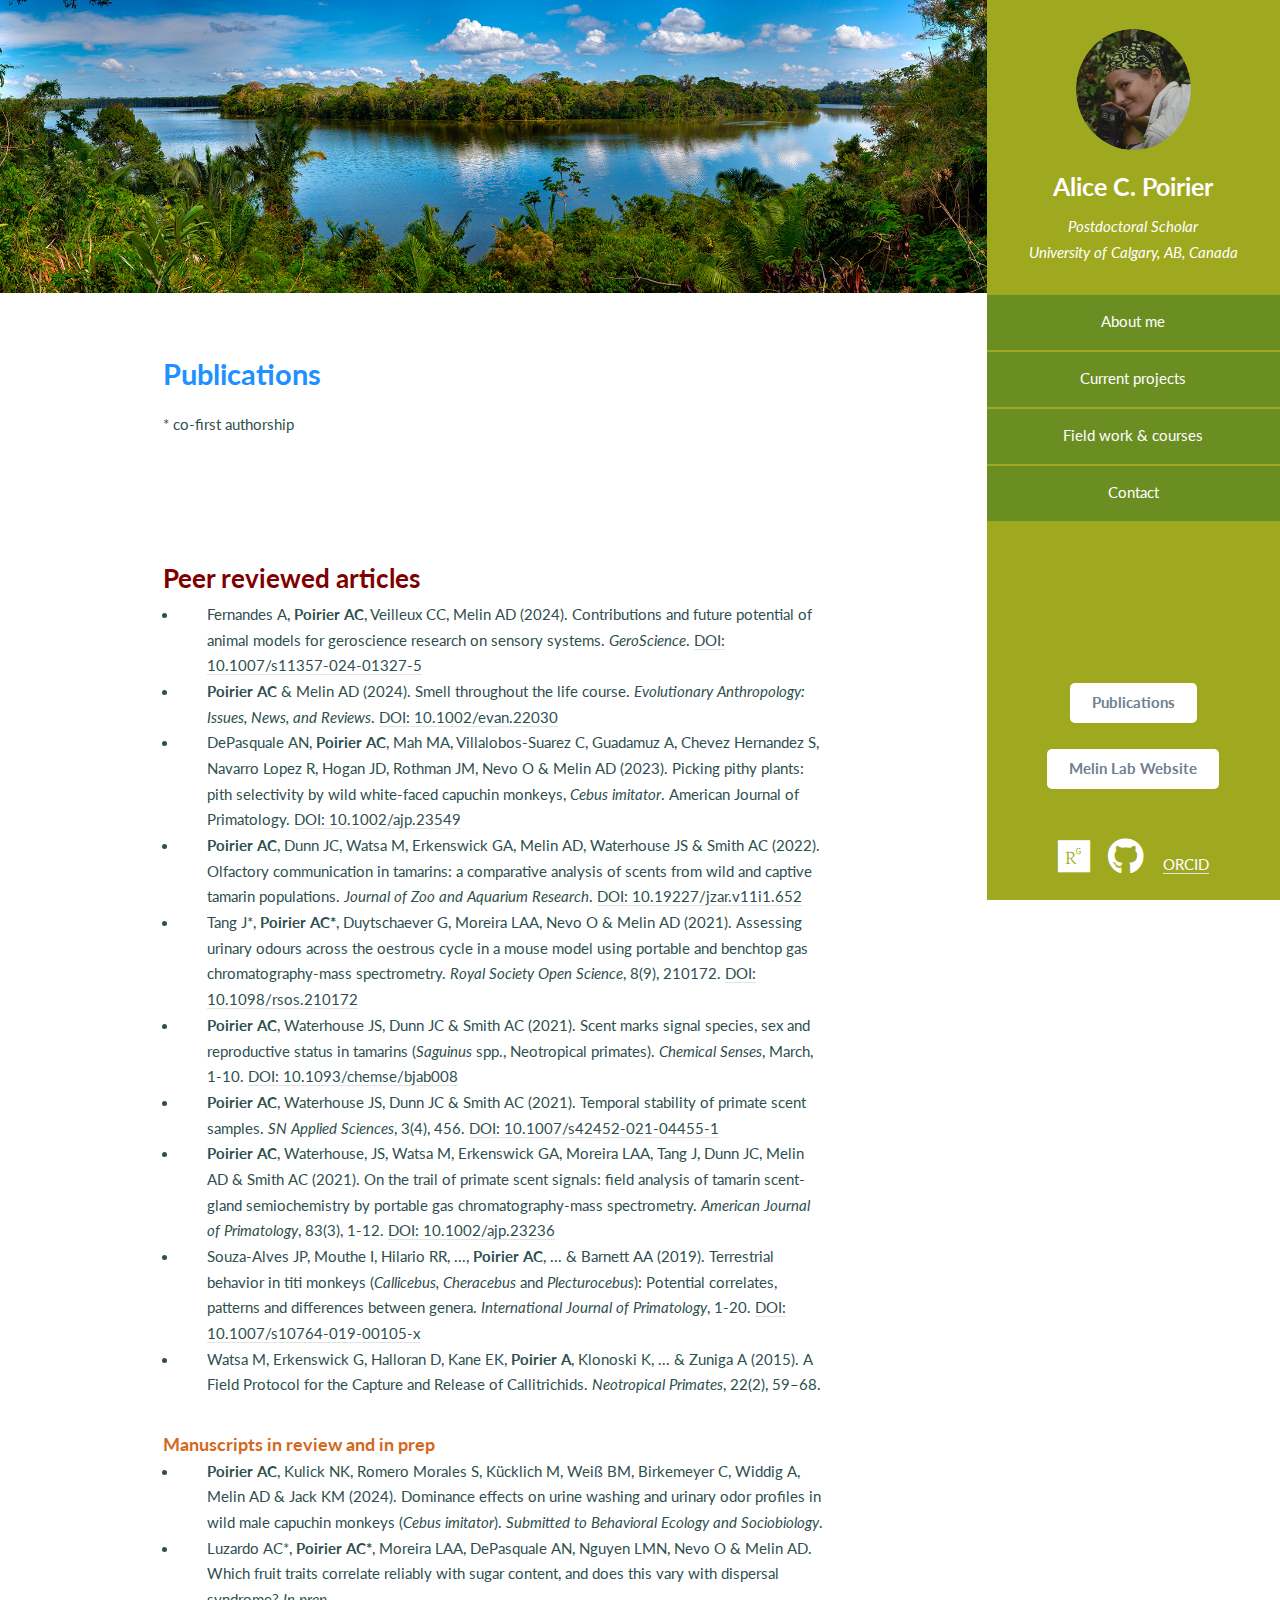
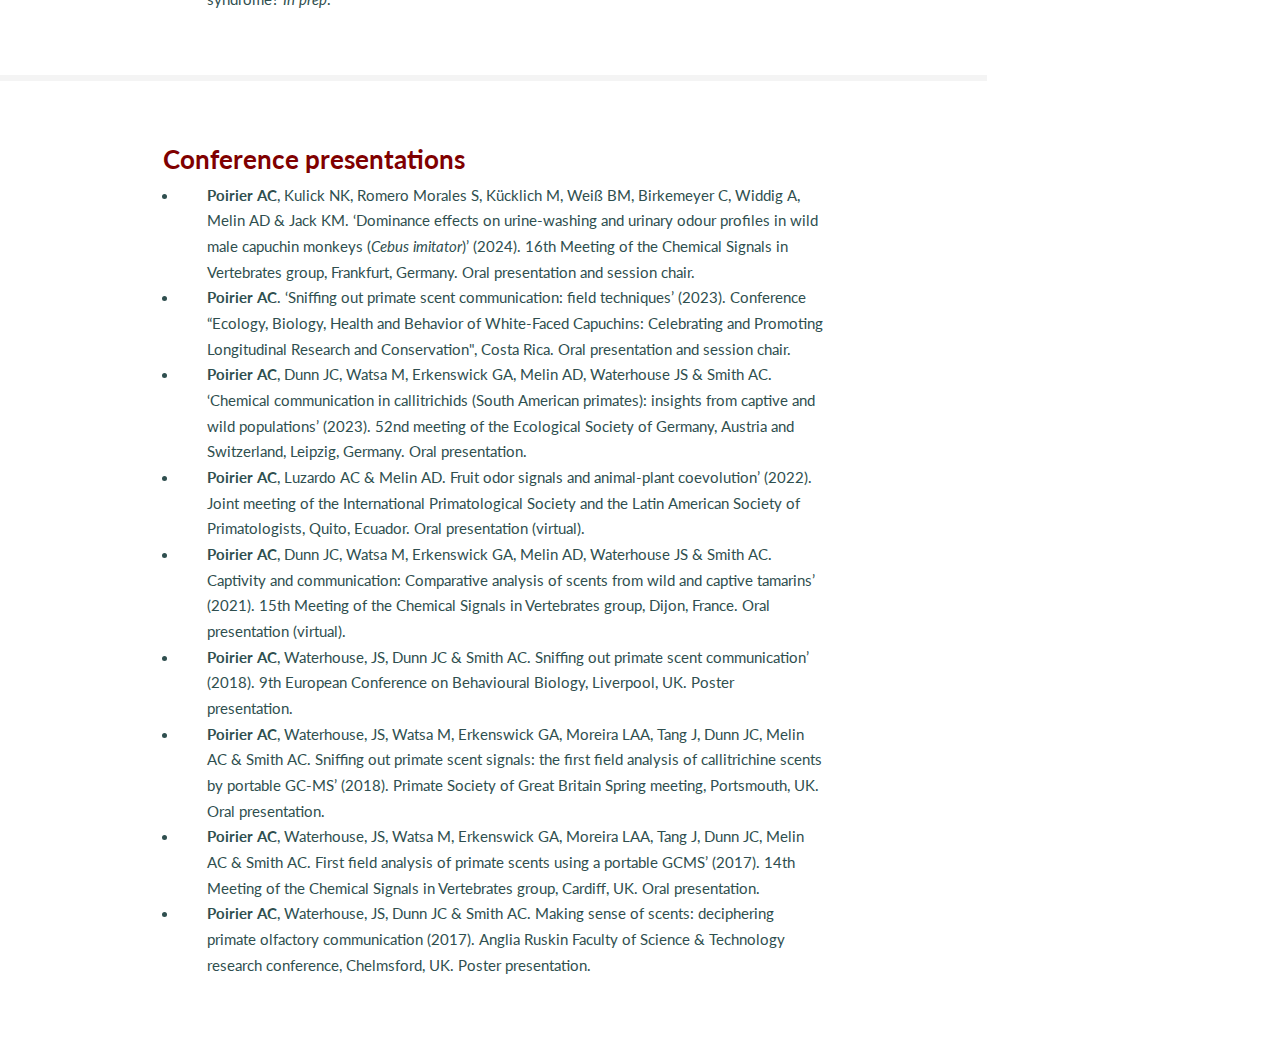
<file: alicepoirier.github.io_publications.html>
<!DOCTYPE HTML>
<html>
	<head>
		<title>Alice Poirier - Publications</title>
		<meta name="google-site-verification" content="9-nI6-h8LubgDsz0jJNnmALV2HRxh1dUCKJwczYWqNA" />
		<meta charset="utf-8" />
		<meta name="viewport" content="width=device-width, initial-scale=1, user-scalable=no" />
		<link rel="stylesheet" href="assets/css/main.css" />
	</head>
	<body class="is-preload">

		<!-- Right header section -->
			<section id="header">
				<header>
					<span class="image avatar"><img src="images/Portrait_cameratrap.jpg" alt="Alice Poirier portrait" /></span>
					<h1 id="logo">Alice C. Poirier</h1>
					<p>Postdoctoral Scholar<br />
					University of Calgary, AB, Canada</p>
				</header>
				<nav id="nav">
					<ul>
						<li><a href="#About me" class="active">About me</a></li>
						<li><a href="#Current projects" class="active">Current projects</a></li>
						<li><a href="#Field work & courses" class="active">Field work & courses</a></li>
						<li><a href="#Contact" class="active">Contact</a></li>
						<br />
					</ul>
				</nav>
					<ul class="actions stacked">
				  <li><a href="alicepoirier.github.io_publications.html" class="button button2" target="_blank" >Publications</a></li>
			          <br />
				  <li><a href="http://www.amandamelin.com" target="_blank" class="button button2">Melin Lab Website</a></li>
				  </ul>
				<footer>
					<ul class="icons">
					  <div>
						<li><a href="https://www.researchgate.net/profile/Alice_Poirier" class="icon brands fa-researchgate fa-2x" 
						target="_blank"><span class="label">ResearchGate</span></a></li>
						<li><a href="https://github.com/AlicePoirier" class="icon brands fa-github fa-2x" target="_blank"><span class="label">Github</span></a></li>			
                          			<li><a href="https://orcid.org/0000-0001-7947-3721" target="_blank" class="label label2">ORCID</a></li>
					  </div>
					</ul>
				</footer>
			</section>


		<!-- Wrapper -->
		<div id="wrapper">

			<!-- Main -->
			<div id="main">

				<!-- Subsections -->
				<section id="Publications">
					<div class="image main" data-position="center">
						<img src="images/1.Amazon_river_background.jpg" alt="the Amazon rainforest">
					</div>
					<div class="container">
						<header class="major"> </header>
							<h2>Publications</h2>
								<p>* co-first authorship</p>
					</div>
					<div class="container">
						<h3>Peer reviewed articles</h3>
						<ul class="alt2">
							<li>Fernandes A, <b>Poirier AC</b>, Veilleux CC, Melin AD (2024). Contributions and future potential of animal models for geroscience research on sensory systems. <i>GeroScience</i>. 
								<a href="https://doi.org/10.1007/s11357-024-01327-5" target="_blank">DOI: 10.1007/s11357-024-01327-5</a></li>
							
							<li><b>Poirier AC</b> & Melin AD (2024). Smell throughout the life course. <i>Evolutionary Anthropology: Issues, News, and Reviews</i>. 
								<a href="https://doi.org/10.1002/evan.22030" target="_blank">DOI: 10.1002/evan.22030</a></li>
							
							<li>DePasquale AN, <b>Poirier AC</b>, Mah MA, Villalobos-Suarez C, Guadamuz A, Chevez Hernandez S, Navarro Lopez R, Hogan JD, Rothman JM, Nevo O & Melin AD (2023). 
								Picking pithy plants: pith selectivity by wild white-faced capuchin monkeys, <i>Cebus imitator</i>. <i></i>American Journal of Primatology</i>. 
								<a href="https://doi.org/10.1002/ajp.23549" target="_blank">DOI: 10.1002/ajp.23549</a></li>
							
							<li><b>Poirier AC</b>, Dunn JC, Watsa M, Erkenswick GA, Melin AD, Waterhouse JS & Smith AC (2022). Olfactory communication in tamarins: a comparative analysis of scents from wild and captive tamarin populations. 
								<i>Journal of Zoo and Aquarium Research</i>. <a href="https://doi.org/10.19227/jzar.v11i1.652" target="_blank">DOI: 10.19227/jzar.v11i1.652</a></li>
						
                            				<li>Tang J*, <b>Poirier AC*</b>, Duytschaever G, Moreira LAA, Nevo O & Melin AD (2021). Assessing urinary odours across the oestrous cycle in a mouse model using portable and benchtop gas chromatography-mass spectrometry. 
								<i>Royal Society Open Science</i>, 8(9), 210172. <a href="https://doi.org/10.1098/rsos.210172" target="_blank">DOI: 10.1098/rsos.210172</a></li>
						        
							<li><b>Poirier AC</b>, Waterhouse JS, Dunn JC & Smith AC (2021). Scent marks signal species, sex and reproductive status in tamarins (<i>Saguinus</i> spp., Neotropical primates). <i>Chemical Senses</i>, March, 1-10.
								<a href="https://academic.oup.com/chemse/advance-article/doi/10.1093/chemse/bjab008/6168037" target="blank">DOI: 10.1093/chemse/bjab008</a></li>
                            				
							<li><b>Poirier AC</b>, Waterhouse JS, Dunn JC & Smith AC (2021). Temporal stability of primate scent samples. <i>SN Applied Sciences</i>, 3(4), 456.
								<a href="http://link.springer.com/10.1007/s42452-021-04455-1" target="blank">DOI: 10.1007/s42452-021-04455-1</a></li>
							
							<li><b>Poirier AC</b>, Waterhouse, JS, Watsa M, Erkenswick GA, Moreira LAA, Tang J, Dunn JC, Melin AD & Smith AC (2021). On the trail of primate scent signals: field analysis of tamarin scent-gland semiochemistry by portable gas chromatography-mass spectrometry. 
								<i>American Journal of Primatology</i>, 83(3), 1-12. <a href="https://onlinelibrary.wiley.com/doi/10.1002/ajp.23236" target="blank">DOI: 10.1002/ajp.23236</a></li>
							
							<li>Souza-Alves JP, Mouthe I, Hilario RR, ..., <b>Poirier AC</b>, ... & Barnett AA (2019). Terrestrial behavior in titi monkeys (<i>Callicebus, Cheracebus</i> and
								<i>Plecturocebus</i>): Potential correlates, patterns and differences between genera. <i>International Journal of Primatology</i>, 1-20. 
								<a href="https://link.springer.com/article/10.1007/s10764-019-00105-x" target="_blank">DOI: 10.1007/s10764-019-00105-x</a></li>
							
							<li>Watsa M, Erkenswick G, Halloran D, Kane EK, <b>Poirier A</b>, Klonoski K, ... & Zuniga A (2015). A Field Protocol for the Capture and Release of
								Callitrichids. <i>Neotropical Primates</i>, 22(2), 59–68.</li>
						</ul>
						<h4>Manuscripts in review and in prep</h4>
						<ul class="alt2">
							<li><b>Poirier AC</b>, Kulick NK, Romero Morales S, Kücklich M, Weiß BM, Birkemeyer C, Widdig A, Melin AD & Jack KM (2024). 
								Dominance effects on urine washing and urinary odor profiles in wild male capuchin monkeys (<i>Cebus imitator</i>). 
								<i>Submitted to Behavioral Ecology and Sociobiology</i>.</li>

							<li>Luzardo AC*, <b>Poirier AC*</b>, Moreira LAA, DePasquale AN, Nguyen LMN, Nevo O & Melin AD. 
								Which fruit traits correlate reliably with sugar content, and does this vary with dispersal syndrome? <i>In prep</i>.</li>
						</ul>
					</div>
				</section>
				
				
				<section id="Others">
					<div class="container">
					<h3>Conference presentations</h3>
								<ul class="alt2">
								<li><b>Poirier AC</b>, Kulick NK, Romero Morales S, Kücklich M, Weiß BM, Birkemeyer C, Widdig A, Melin AD & Jack KM. 
									‘Dominance effects on urine-washing and urinary odour profiles in wild male capuchin monkeys (<i>Cebus imitator</i>)’ (2024). 
									16th Meeting of the Chemical Signals in Vertebrates group, Frankfurt, Germany. Oral presentation and session chair.</li>
									
								<li><b>Poirier AC</b>. ‘Sniffing out primate scent communication: field techniques’ (2023). Conference “Ecology, Biology, Health and Behavior of White-Faced Capuchins: 
									Celebrating and Promoting Longitudinal Research and Conservation", Costa Rica. Oral presentation and session chair.</li>
									
								<li><b>Poirier AC</b>, Dunn JC, Watsa M, Erkenswick GA, Melin AD, Waterhouse JS & Smith AC. ‘Chemical communication in callitrichids (South American primates): 
									insights from captive and wild populations’ (2023). 52nd meeting of the Ecological Society of Germany, Austria and Switzerland, Leipzig, Germany. Oral presentation.</li>
									
								<li><b>Poirier AC</b>, Luzardo AC & Melin AD. Fruit odor signals and animal-plant coevolution’ (2022). 
									Joint meeting of the International Primatological Society and the Latin American Society of Primatologists, Quito, Ecuador. 
									Oral presentation (virtual).</li>
									
								<li><b>Poirier AC</b>, Dunn JC, Watsa M, Erkenswick GA, Melin AD, Waterhouse JS & Smith AC. Captivity and communication: Comparative analysis of scents 
								  	from wild and captive tamarins’ (2021). 15th Meeting of the Chemical Signals in Vertebrates group, Dijon, France. Oral presentation (virtual).</li>
								  
								<li><b>Poirier AC</b>, Waterhouse, JS, Dunn JC & Smith AC. Sniffing out primate scent communication’ (2018). 9th European Conference on Behavioural 
								  	Biology, Liverpool, UK. Poster presentation.</li>
									
								<li><b>Poirier AC</b>, Waterhouse, JS, Watsa M, Erkenswick GA, Moreira LAA, Tang J, Dunn JC, Melin AC & Smith AC. Sniffing out primate scent signals: 
								  	the first field analysis of callitrichine scents by portable GC-MS’ (2018). Primate Society of Great Britain Spring meeting, Portsmouth, UK. 
								  	Oral presentation.</li>
									
								<li><b>Poirier AC</b>, Waterhouse, JS, Watsa M, Erkenswick GA, Moreira LAA, Tang J, Dunn JC, Melin AC & Smith AC. First field analysis of primate 
								  	scents using a portable GCMS’ (2017). 14th Meeting of the Chemical Signals in Vertebrates group, Cardiff, UK. Oral presentation.</li>
									
								<li><b>Poirier AC</b>, Waterhouse, JS, Dunn JC & Smith AC. Making sense of scents: deciphering primate olfactory communication (2017). Anglia Ruskin 
								  	Faculty of Science & Technology research conference, Chelmsford, UK. Poster presentation.</li>
								</ul>
							</div>
				</section>

			</div> <!--End of "MAIN"-->
		</div> <!--End of "WRAPPER"-->
	</body>
</html>
</file>
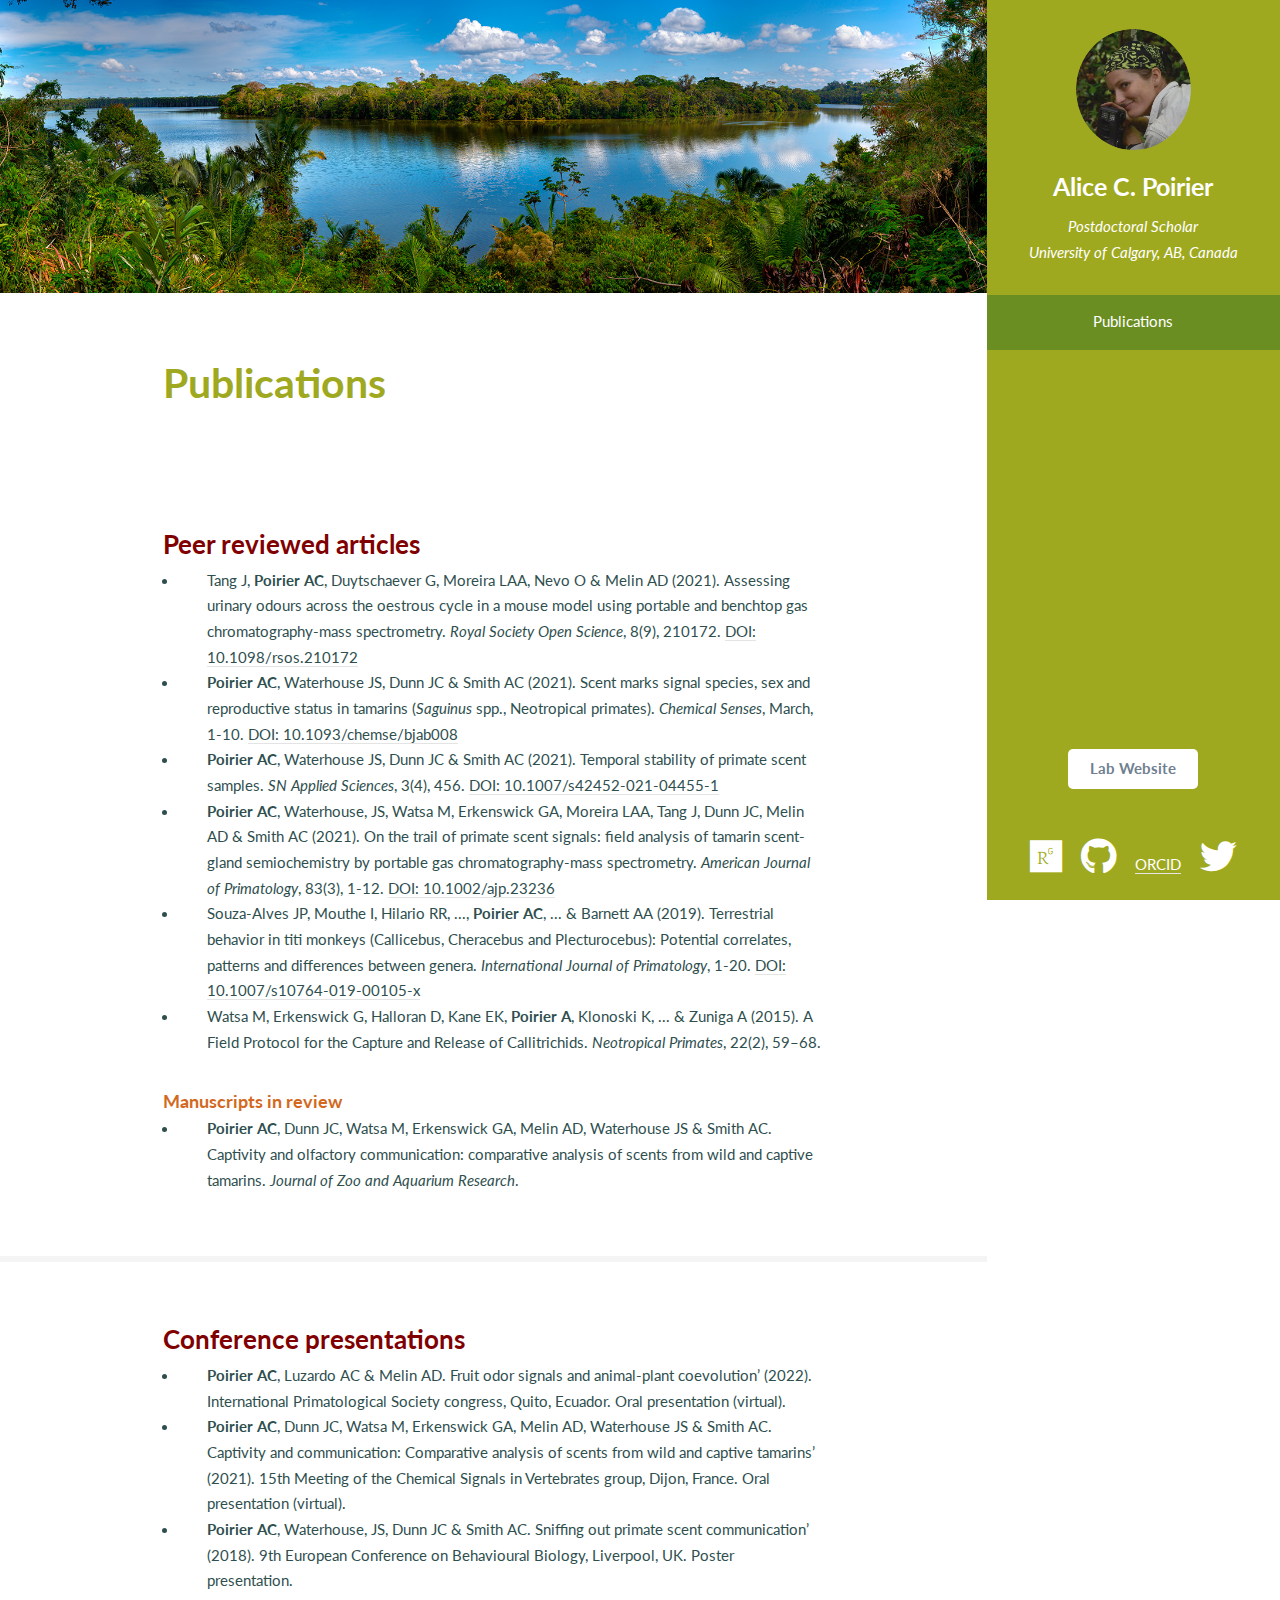
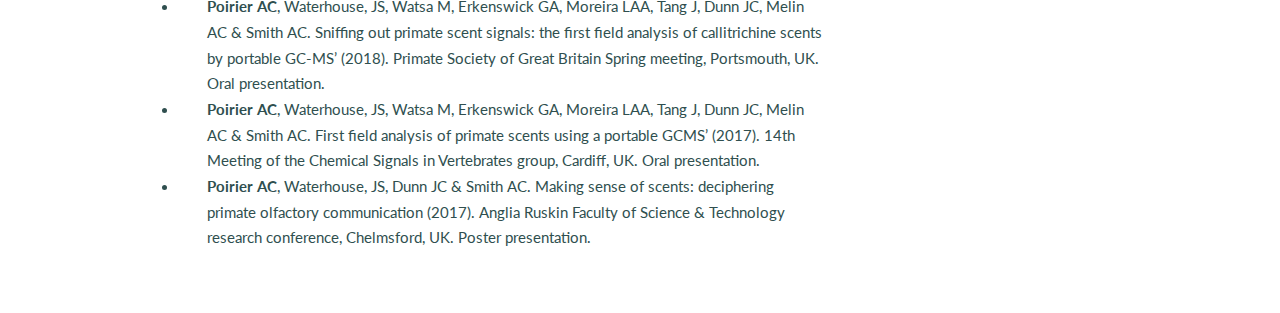
<file: publications.html>
<!DOCTYPE HTML>
<html>
	<head>
		<title>Alice Poirier - Publications</title>
		<meta name="google-site-verification" content="9-nI6-h8LubgDsz0jJNnmALV2HRxh1dUCKJwczYWqNA" />
		<meta charset="utf-8" />
		<meta name="viewport" content="width=device-width, initial-scale=1, user-scalable=no" />
		<link rel="stylesheet" href="assets/css/main.css" />
	</head>
	<body class="is-preload">

		<!-- Right header section -->
			<section id="header">
				<header>
					<span class="image avatar"><img src="images/Portrait_cameratrap.jpg" alt="" /></span>
					<h1 id="logo">Alice C. Poirier</h1>
					<p>Postdoctoral Scholar<br />
					University of Calgary, AB, Canada</p>
				</header>
				<nav id="nav">
					<ul>
						<li><a href="#Publications" class="active">Publications</a></li>
						<br />
					</ul>
				</nav>
					<ul class="actions stacked">
				  <li><a href="http://www.amandamelin.com" target="_blank" class="button button2">Lab Website</a></li>
				  </ul>
				<footer>
					<ul class="icons">
					  <div>
						<li><a href="https://www.researchgate.net/profile/Alice_Poirier" class="icon brands fa-researchgate fa-2x" 
						target="_blank"><span class="label">ResearchGate</span></a></li>
						<li><a href="https://github.com/AlicePoirier" class="icon brands fa-github fa-2x" target="_blank"><span class="label">Github</span></a></li>		
                          			<li><a href="https://orcid.org/0000-0001-7947-3721" target="_blank" class="label label2">ORCID</a></li>
					  	<li><a href="https://twitter.com/alice_poirier" class="icon brands fa-twitter fa-2x" target="_blank"><span class="label">Twitter</span></a></li>
						</div>
					</ul>
				</footer>
			</section>

		<!-- Wrapper -->
		<div id="wrapper">

			<!-- Main -->
			<div id="main">

				<!-- Subsections -->
				<section id="Publications">
					<div class="image main" data-position="center">
						<img src="images/1.Amazon_river_background.jpg" alt="the Amazon rainforest">
					</div>
					<div class="container">
						<header class="major">
							<h2>Publications</h2>
						</header>
					</div>
					<div class="container">
						<h3>Peer reviewed articles</h3>
						<ul class="alt2">
                            				<li>Tang J, <b>Poirier AC</b>, Duytschaever G, Moreira LAA, Nevo O & Melin AD (2021). Assessing urinary odours across the oestrous cycle in a mouse model using portable and benchtop gas chromatography-mass spectrometry. 
								<i>Royal Society Open Science</i>, 8(9), 210172. <a href="https://doi.org/10.1098/rsos.210172" target="_blank">DOI: 10.1098/rsos.210172</a></li>
						        <li><b>Poirier AC</b>, Waterhouse JS, Dunn JC & Smith AC (2021). Scent marks signal species, sex and reproductive status in tamarins (<i>Saguinus</i> spp., Neotropical primates). <i>Chemical Senses</i>, March, 1-10.
							<a href="https://academic.oup.com/chemse/advance-article/doi/10.1093/chemse/bjab008/6168037" target="blank">DOI: 10.1093/chemse/bjab008</a></li>
                            				<li><b>Poirier AC</b>, Waterhouse JS, Dunn JC & Smith AC (2021). Temporal stability of primate scent samples. <i>SN Applied Sciences</i>, 3(4), 456.
							<a href="http://link.springer.com/10.1007/s42452-021-04455-1" target="blank">DOI: 10.1007/s42452-021-04455-1</a></li>
							<li><b>Poirier AC</b>, Waterhouse, JS, Watsa M, Erkenswick GA, Moreira LAA, Tang J, Dunn JC, Melin AD & Smith AC (2021). On the trail of primate scent signals: field analysis of tamarin scent-gland semiochemistry by portable gas chromatography-mass spectrometry. 
								<i>American Journal of Primatology</i>, 83(3), 1-12. <a href="https://onlinelibrary.wiley.com/doi/10.1002/ajp.23236" target="blank">DOI: 10.1002/ajp.23236</a></li>
							<li>Souza-Alves JP, Mouthe I, Hilario RR, ..., <b>Poirier AC</b>, ... & Barnett AA (2019). Terrestrial behavior in titi monkeys (Callicebus, Cheracebus and
							Plecturocebus): Potential correlates, patterns and differences between genera. <i>International Journal of Primatology</i>, 1-20. 
							<a href="https://link.springer.com/article/10.1007/s10764-019-00105-x" target="_blank">DOI: 10.1007/s10764-019-00105-x</a></li>
							<li>Watsa M, Erkenswick G, Halloran D, Kane EK, <b>Poirier A</b>, Klonoski K, ... & Zuniga A (2015). A Field Protocol for the Capture and Release of
							Callitrichids. <i>Neotropical Primates</i>, 22(2), 59–68.</li>
						</ul>
						<h4>Manuscripts in review</h4>
						<ul class="alt2">
							<li><b>Poirier AC</b>, Dunn JC, Watsa M, Erkenswick GA, Melin AD, Waterhouse JS & Smith AC. Captivity and olfactory communication: comparative analysis of scents from wild and captive tamarins. <i>Journal of Zoo and Aquarium Research</i>.</li>
						</ul>
					</div>
				</section>
				
				
				<section id="Others">
					<div class="container">
					<h3>Conference presentations</h3>
								<ul class="alt2">
								  <li><b>Poirier AC</b>, Luzardo AC & Melin AD. Fruit odor signals and animal-plant coevolution’ (2022). International Primatological Society congress, Quito, 
							          Ecuador. Oral presentation (virtual).</li>
								  <li><b>Poirier AC</b>, Dunn JC, Watsa M, Erkenswick GA, Melin AD, Waterhouse JS & Smith AC. Captivity and communication: Comparative analysis of scents 
								  from wild and captive tamarins’ (2021). 15th Meeting of the Chemical Signals in Vertebrates group, Dijon, France. Oral presentation (virtual).</li>
								  <li><b>Poirier AC</b>, Waterhouse, JS, Dunn JC & Smith AC. Sniffing out primate scent communication’ (2018). 9th European Conference on Behavioural 
								  Biology, Liverpool, UK. Poster presentation.</li>
								  <li><b>Poirier AC</b>, Waterhouse, JS, Watsa M, Erkenswick GA, Moreira LAA, Tang J, Dunn JC, Melin AC & Smith AC. Sniffing out primate scent signals: 
								  the first field analysis of callitrichine scents by portable GC-MS’ (2018). Primate Society of Great Britain Spring meeting, Portsmouth, UK. 
								  Oral presentation.</li>
								  <li><b>Poirier AC</b>, Waterhouse, JS, Watsa M, Erkenswick GA, Moreira LAA, Tang J, Dunn JC, Melin AC & Smith AC. First field analysis of primate 
								  scents using a portable GCMS’ (2017). 14th Meeting of the Chemical Signals in Vertebrates group, Cardiff, UK. Oral presentation.</li>
								  <li><b>Poirier AC</b>, Waterhouse, JS, Dunn JC & Smith AC. Making sense of scents: deciphering primate olfactory communication (2017). Anglia Ruskin 
								  Faculty of Science & Technology research conference, Chelmsford, UK. Poster presentation.</li>
								</ul>
							</div>
				</section>

			</div> <!--End of "MAIN"-->
		</div> <!--End of "WRAPPER"-->
	</body>
</html>
</file>
<file: assets/css/main.css>
@import url("fontawesome-all.min.css");
@import url("https://fonts.googleapis.com/css?family=Lato:400,400italic,700,700italic|Source+Code+Pro:400");

/*
	Read Only by HTML5 UP
	html5up.net | @ajlkn
	Free for personal and commercial use under the CCA 3.0 license (html5up.net/license)
*/

html, body, div, span, applet, object,
iframe, h1, h2, h3, h4, h5, h6, p, blockquote,
pre, a, abbr, acronym, address, big, cite,
code, del, dfn, em, img, ins, kbd, q, s, samp,
small, strike, strong, sub, sup, tt, var, b,
u, i, center, dl, dt, dd, ol, ul, li, fieldset,
form, legend, table, caption, tbody,
tfoot, thead, tr, th, td, article, aside,
canvas, details, embed, figure, figcaption,
footer, header, hgroup, menu, nav, output, ruby,
section, summary, time, mark, audio, video {
	margin: 0;
	padding: 0;
	border: 0;
	font-size: 100%;
	font: inherit;
    color:darkslategrey;
	vertical-align: baseline;}

article, aside, details, figure,
footer, header, hgroup, menu, nav, section {
	display: block
}

figcaption {
	display: block;
	color: gray;
	font-style: italic;
}

label2 {
    color:white;
}

body {
	line-height: 1;
}

ol, ul {
	list-style: none;
}

blockquote, q {
	quotes: none;
}

	blockquote:before, blockquote:after, q:before, q:after {
		content: '';
		content: none;
	}

table {
	border-collapse: collapse;
	border-spacing: 0;
}

body {
	-webkit-text-size-adjust: none;
}

mark {
	background-color: transparent;
	color: green;
}

input::-moz-focus-inner {
	border: 0;
	padding: 0;
}

input, select, textarea {
	-moz-appearance: none;
	-webkit-appearance: none;
	-ms-appearance: none;
	appearance: none;
}

/* Basic */

	html {
		box-sizing: border-box;
	}

	*, *:before, *:after {
		box-sizing: inherit;
	}

	body {
		background: #fff;
	}

		body.is-preload *, body.is-preload *:before, body.is-preload *:after {
			-moz-animation: none !important;
			-webkit-animation: none !important;
			-ms-animation: none !important;
			animation: none !important;
			-moz-transition: none !important;
			-webkit-transition: none !important;
			-ms-transition: none !important;
			transition: none !important;
		}

	body, input, select, textarea {
		color: inherit;
		font-family: "Lato", sans-serif;
		font-size: 12pt;
		font-weight: 400;
		line-height: 1.75em;
	}

	a {
		-moz-transition: color 0.2s ease-in-out, border-color 0.2s ease-in-out;
		-webkit-transition: color 0.2s ease-in-out, border-color 0.2s ease-in-out;
		-ms-transition: color 0.2s ease-in-out, border-color 0.2s ease-in-out;
		transition: color 0.2s ease-in-out, border-color 0.2s ease-in-out;
		border-bottom: solid 1px #e4e4e4;
		color: inherit;
		text-decoration: none;
	}

		a:hover {
			border-bottom-color: transparent;
			color: darkslategrey;
		}

	strong, b {
		color: inherit;
		font-weight: 700;
	}

	em, i {
		font-style: italic;
	}

	p {
		margin: 0 0 2.25em 0;
	}

	h1 {
			color: blue;
		font-weight: 700;
		line-height: 1em;
		margin: 0 0 0.5625em 0;
	}

	h2 {
			color: dodgerblue;
		font-weight: 700;
		line-height: 1em;
		margin: 0 0 0.5625em 0;
	}
	
		h3 {
			color: maroon;
		font-weight: 700;
		line-height: 1em;
		margin: 0 0 0.5625em 0;
	}
	
		h4 {
			color: chocolate;
		font-weight: 700;
		line-height: 1em;
		margin: 0 0 0.5625em 0;
	}
	
		h5 {
			color: olivedrab;
		font-weight: 700;
		line-height: 1em;
		margin: 0 0 0.2em 0;
	}
	
		h6 {
			color: darkgreen;
		font-weight: 700;
		line-height: 0.8em;
		margin: 0 0 0.4em 0;
	}

   /* hyperlinks */
		h1 a, h2 a, h3 a, h4 a, h5 a, h6 a {
			border: 0;
			color: inherit;
			text-decoration: none;
		}

	h2 {
		font-size: 2em;
		line-height: 1.5em;
	}

	h3 {
		font-size: 1.75em;
		line-height: 1.5em;
	}

	h4 {
		font-size: 1.25em;
		line-height: 1.5em;
	}

	h5 {
		font-size: 1em;
		line-height: 1.5em;
	}

	h6 {
		font-size: 0.9em;
		line-height: 1.5em;
	}

	sub {
		font-size: 0.8em;
		position: relative;
		top: 0.5em;
	}

	sup {
		font-size: 0.8em;
		position: relative;
		top: -0.5em;
	}

	hr {
		border: 0;
		border-bottom: solid 2px #f4f4f4;
		margin: 2.25em 0;
	}

		hr.major {
			margin: 3.375em 0;
		}

	blockquote {
		border-left: solid 8px #e4e4e4;
		font-style: italic;
		margin: 0 0 2.25em 0;
		padding: 0.5em 0 0.5em 2em;
	}

	code {
		background: #555;
		border-radius: 5px;
		color: #fff;
		font-family: "Source Code Pro", monospace;
		font-size: 0.9em;
		margin: 0 0.25em;
		padding: 0.25em 0.65em;
	}

	pre {
		font-family: "Source Code Pro", monospace;
		font-size: 0.9em;
		margin: 0 0 2.25em 0;
	}

		pre code {
			-webkit-overflow-scrolling: touch;
			display: block;
			line-height: 1.5em;
			overflow-x: auto;
			padding: 1em 1.5em;
		}

	.align-left {
		text-align: left;
	}

	.align-center {
		text-align: center;
	}

	.align-right {
		text-align: right;
	}

/* Row */

	.row {
		display: flex;
		flex-wrap: wrap;
		box-sizing: border-box;
		align-items: stretch;
	}

		.row > * {
			box-sizing: border-box;
		}

		.row.gtr-uniform > * > :last-child {
			margin-bottom: 0;
		}

		.row.aln-left {
			justify-content: flex-start;
		}

		.row.aln-center {
			justify-content: center;
		}

		.row.aln-right {
			justify-content: flex-end;
		}

		.row.aln-top {
			align-items: flex-start;
		}

		.row.aln-middle {
			align-items: center;
		}

		.row.aln-bottom {
			align-items: flex-end;
		}

		.row > .imp {
			order: -1;
		}

		.row > .col-1 {
			width: 8.33333%;
		}

		.row > .off-1 {
			margin-left: 8.33333%;
		}

		.row > .col-2 {
			width: 16.66667%;
		}

		.row > .off-2 {
			margin-left: 16.66667%;
		}

		.row > .col-3 {
			width: 25%;
		}

		.row > .off-3 {
			margin-left: 25%;
		}

		.row > .col-4 {
			width: 33.33333%;
		}

		.row > .off-4 {
			margin-left: 33.33333%;
		}

		.row > .col-5 {
			width: 41.66667%;
		}

		.row > .off-5 {
			margin-left: 41.66667%;
		}

		.row > .col-6 {
			width: 50%;
		}

		.row > .off-6 {
			margin-left: 50%;
		}

		.row > .col-7 {
			width: 58.33333%;
		}

		.row > .off-7 {
			margin-left: 58.33333%;
		}

		.row > .col-8 {
			width: 66.66667%;
		}

		.row > .off-8 {
			margin-left: 66.66667%;
		}

		.row > .col-9 {
			width: 75%;
		}

		.row > .off-9 {
			margin-left: 75%;
		}

		.row > .col-10 {
			width: 83.33333%;
		}

		.row > .off-10 {
			margin-left: 83.33333%;
		}

		.row > .col-11 {
			width: 91.66667%;
		}

		.row > .off-11 {
			margin-left: 91.66667%;
		}

		.row > .col-12 {
			width: 100%;
		}

		.row > .off-12 {
			margin-left: 100%;
		}

		.row.gtr-0 {
			margin-top: 0;
			margin-left: 0em;
		}

			.row.gtr-0 > * {
				padding: 0 0 0 0em;
			}

			.row.gtr-0.gtr-uniform {
				margin-top: 0em;
			}

				.row.gtr-0.gtr-uniform > * {
					padding-top: 0em;
				}

		.row.gtr-25 {
			margin-top: 0;
			margin-left: -0.5em;
		}

			.row.gtr-25 > * {
				padding: 0 0 0 0.5em;
			}

			.row.gtr-25.gtr-uniform {
				margin-top: -0.5em;
			}

				.row.gtr-25.gtr-uniform > * {
					padding-top: 0.5em;
				}

		.row.gtr-50 {
			margin-top: 0;
			margin-left: -1em;
		}

			.row.gtr-50 > * {
				padding: 0 0 0 1em;
			}

			.row.gtr-50.gtr-uniform {
				margin-top: -1em;
			}

				.row.gtr-50.gtr-uniform > * {
					padding-top: 1em;
				}

		.row {
			margin-top: 0;
			margin-left: -2em;
		}

			.row > * {
				padding: 0 0 0 2em;
			}

			.row.gtr-uniform {
				margin-top: -2em;
			}

				.row.gtr-uniform > * {
					padding-top: 2em;
				}

		.row.gtr-150 {
			margin-top: 0;
			margin-left: -3em;
		}

			.row.gtr-150 > * {
				padding: 0 0 0 3em;
			}

			.row.gtr-150.gtr-uniform {
				margin-top: -3em;
			}

				.row.gtr-150.gtr-uniform > * {
					padding-top: 3em;
				}

		.row.gtr-200 {
			margin-top: 0;
			margin-left: -4em;
		}

			.row.gtr-200 > * {
				padding: 0 0 0 4em;
			}

			.row.gtr-200.gtr-uniform {
				margin-top: -4em;
			}

				.row.gtr-200.gtr-uniform > * {
					padding-top: 4em;
				}

		@media screen and (max-width: 1680px) {

			.row {
				display: flex;
				flex-wrap: wrap;
				box-sizing: border-box;
				align-items: stretch;
			}

				.row > * {
					box-sizing: border-box;
				}

				.row.gtr-uniform > * > :last-child {
					margin-bottom: 0;
				}

				.row.aln-left {
					justify-content: flex-start;
				}

				.row.aln-center {
					justify-content: center;
				}

				.row.aln-right {
					justify-content: flex-end;
				}

				.row.aln-top {
					align-items: flex-start;
				}

				.row.aln-middle {
					align-items: center;
				}

				.row.aln-bottom {
					align-items: flex-end;
				}

				.row > .imp-xlarge {
					order: -1;
				}

				.row > .col-1-xlarge {
					width: 8.33333%;
				}

				.row > .off-1-xlarge {
					margin-left: 8.33333%;
				}

				.row > .col-2-xlarge {
					width: 16.66667%;
				}

				.row > .off-2-xlarge {
					margin-left: 16.66667%;
				}

				.row > .col-3-xlarge {
					width: 25%;
				}

				.row > .off-3-xlarge {
					margin-left: 25%;
				}

				.row > .col-4-xlarge {
					width: 33.33333%;
				}

				.row > .off-4-xlarge {
					margin-left: 33.33333%;
				}

				.row > .col-5-xlarge {
					width: 41.66667%;
				}

				.row > .off-5-xlarge {
					margin-left: 41.66667%;
				}

				.row > .col-6-xlarge {
					width: 50%;
				}

				.row > .off-6-xlarge {
					margin-left: 50%;
				}

				.row > .col-7-xlarge {
					width: 58.33333%;
				}

				.row > .off-7-xlarge {
					margin-left: 58.33333%;
				}

				.row > .col-8-xlarge {
					width: 66.66667%;
				}

				.row > .off-8-xlarge {
					margin-left: 66.66667%;
				}

				.row > .col-9-xlarge {
					width: 75%;
				}

				.row > .off-9-xlarge {
					margin-left: 75%;
				}

				.row > .col-10-xlarge {
					width: 83.33333%;
				}

				.row > .off-10-xlarge {
					margin-left: 83.33333%;
				}

				.row > .col-11-xlarge {
					width: 91.66667%;
				}

				.row > .off-11-xlarge {
					margin-left: 91.66667%;
				}

				.row > .col-12-xlarge {
					width: 100%;
				}

				.row > .off-12-xlarge {
					margin-left: 100%;
				}

				.row.gtr-0 {
					margin-top: 0;
					margin-left: 0em;
				}

					.row.gtr-0 > * {
						padding: 0 0 0 0em;
					}

					.row.gtr-0.gtr-uniform {
						margin-top: 0em;
					}

						.row.gtr-0.gtr-uniform > * {
							padding-top: 0em;
						}

				.row.gtr-25 {
					margin-top: 0;
					margin-left: -0.5em;
				}

					.row.gtr-25 > * {
						padding: 0 0 0 0.5em;
					}

					.row.gtr-25.gtr-uniform {
						margin-top: -0.5em;
					}

						.row.gtr-25.gtr-uniform > * {
							padding-top: 0.5em;
						}

				.row.gtr-50 {
					margin-top: 0;
					margin-left: -1em;
				}

					.row.gtr-50 > * {
						padding: 0 0 0 1em;
					}

					.row.gtr-50.gtr-uniform {
						margin-top: -1em;
					}

						.row.gtr-50.gtr-uniform > * {
							padding-top: 1em;
						}

				.row {
					margin-top: 0;
					margin-left: -2em;
				}

					.row > * {
						padding: 0 0 0 2em;
					}

					.row.gtr-uniform {
						margin-top: -2em;
					}

						.row.gtr-uniform > * {
							padding-top: 2em;
						}

				.row.gtr-150 {
					margin-top: 0;
					margin-left: -3em;
				}

					.row.gtr-150 > * {
						padding: 0 0 0 3em;
					}

					.row.gtr-150.gtr-uniform {
						margin-top: -3em;
					}

						.row.gtr-150.gtr-uniform > * {
							padding-top: 3em;
						}

				.row.gtr-200 {
					margin-top: 0;
					margin-left: -4em;
				}

					.row.gtr-200 > * {
						padding: 0 0 0 4em;
					}

					.row.gtr-200.gtr-uniform {
						margin-top: -4em;
					}

						.row.gtr-200.gtr-uniform > * {
							padding-top: 4em;
						}

		}

		@media screen and (max-width: 1280px) {

			.row {
				display: flex;
				flex-wrap: wrap;
				box-sizing: border-box;
				align-items: stretch;
			}

				.row > * {
					box-sizing: border-box;
				}

				.row.gtr-uniform > * > :last-child {
					margin-bottom: 0;
				}

				.row.aln-left {
					justify-content: flex-start;
				}

				.row.aln-center {
					justify-content: center;
				}

				.row.aln-right {
					justify-content: flex-end;
				}

				.row.aln-top {
					align-items: flex-start;
				}

				.row.aln-middle {
					align-items: center;
				}

				.row.aln-bottom {
					align-items: flex-end;
				}

				.row > .imp-large {
					order: -1;
				}

				.row > .col-1-large {
					width: 8.33333%;
				}

				.row > .off-1-large {
					margin-left: 8.33333%;
				}

				.row > .col-2-large {
					width: 16.66667%;
				}

				.row > .off-2-large {
					margin-left: 16.66667%;
				}

				.row > .col-3-large {
					width: 25%;
				}

				.row > .off-3-large {
					margin-left: 25%;
				}

				.row > .col-4-large {
					width: 33.33333%;
				}

				.row > .off-4-large {
					margin-left: 33.33333%;
				}

				.row > .col-5-large {
					width: 41.66667%;
				}

				.row > .off-5-large {
					margin-left: 41.66667%;
				}

				.row > .col-6-large {
					width: 50%;
				}

				.row > .off-6-large {
					margin-left: 50%;
				}

				.row > .col-7-large {
					width: 58.33333%;
				}

				.row > .off-7-large {
					margin-left: 58.33333%;
				}

				.row > .col-8-large {
					width: 66.66667%;
				}

				.row > .off-8-large {
					margin-left: 66.66667%;
				}

				.row > .col-9-large {
					width: 75%;
				}

				.row > .off-9-large {
					margin-left: 75%;
				}

				.row > .col-10-large {
					width: 83.33333%;
				}

				.row > .off-10-large {
					margin-left: 83.33333%;
				}

				.row > .col-11-large {
					width: 91.66667%;
				}

				.row > .off-11-large {
					margin-left: 91.66667%;
				}

				.row > .col-12-large {
					width: 100%;
				}

				.row > .off-12-large {
					margin-left: 100%;
				}

				.row.gtr-0 {
					margin-top: 0;
					margin-left: 0em;
				}

					.row.gtr-0 > * {
						padding: 0 0 0 0em;
					}

					.row.gtr-0.gtr-uniform {
						margin-top: 0em;
					}

						.row.gtr-0.gtr-uniform > * {
							padding-top: 0em;
						}

				.row.gtr-25 {
					margin-top: 0;
					margin-left: -0.375em;
				}

					.row.gtr-25 > * {
						padding: 0 0 0 0.375em;
					}

					.row.gtr-25.gtr-uniform {
						margin-top: -0.375em;
					}

						.row.gtr-25.gtr-uniform > * {
							padding-top: 0.375em;
						}

				.row.gtr-50 {
					margin-top: 0;
					margin-left: -0.75em;
				}

					.row.gtr-50 > * {
						padding: 0 0 0 0.75em;
					}

					.row.gtr-50.gtr-uniform {
						margin-top: -0.75em;
					}

						.row.gtr-50.gtr-uniform > * {
							padding-top: 0.75em;
						}

				.row {
					margin-top: 0;
					margin-left: -1.5em;
				}

					.row > * {
						padding: 0 0 0 1.5em;
					}

					.row.gtr-uniform {
						margin-top: -1.5em;
					}

						.row.gtr-uniform > * {
							padding-top: 1.5em;
						}

				.row.gtr-150 {
					margin-top: 0;
					margin-left: -2.25em;
				}

					.row.gtr-150 > * {
						padding: 0 0 0 2.25em;
					}

					.row.gtr-150.gtr-uniform {
						margin-top: -2.25em;
					}

						.row.gtr-150.gtr-uniform > * {
							padding-top: 2.25em;
						}

				.row.gtr-200 {
					margin-top: 0;
					margin-left: -3em;
				}

					.row.gtr-200 > * {
						padding: 0 0 0 3em;
					}

					.row.gtr-200.gtr-uniform {
						margin-top: -3em;
					}

						.row.gtr-200.gtr-uniform > * {
							padding-top: 3em;
						}

		}

		@media screen and (max-width: 1024px) {

			.row {
				display: flex;
				flex-wrap: wrap;
				box-sizing: border-box;
				align-items: stretch;
			}

				.row > * {
					box-sizing: border-box;
				}

				.row.gtr-uniform > * > :last-child {
					margin-bottom: 0;
				}

				.row.aln-left {
					justify-content: flex-start;
				}

				.row.aln-center {
					justify-content: center;
				}

				.row.aln-right {
					justify-content: flex-end;
				}

				.row.aln-top {
					align-items: flex-start;
				}

				.row.aln-middle {
					align-items: center;
				}

				.row.aln-bottom {
					align-items: flex-end;
				}

				.row > .imp-medium {
					order: -1;
				}

				.row > .col-1-medium {
					width: 8.33333%;
				}

				.row > .off-1-medium {
					margin-left: 8.33333%;
				}

				.row > .col-2-medium {
					width: 16.66667%;
				}

				.row > .off-2-medium {
					margin-left: 16.66667%;
				}

				.row > .col-3-medium {
					width: 25%;
				}

				.row > .off-3-medium {
					margin-left: 25%;
				}

				.row > .col-4-medium {
					width: 33.33333%;
				}

				.row > .off-4-medium {
					margin-left: 33.33333%;
				}

				.row > .col-5-medium {
					width: 41.66667%;
				}

				.row > .off-5-medium {
					margin-left: 41.66667%;
				}

				.row > .col-6-medium {
					width: 50%;
				}

				.row > .off-6-medium {
					margin-left: 50%;
				}

				.row > .col-7-medium {
					width: 58.33333%;
				}

				.row > .off-7-medium {
					margin-left: 58.33333%;
				}

				.row > .col-8-medium {
					width: 66.66667%;
				}

				.row > .off-8-medium {
					margin-left: 66.66667%;
				}

				.row > .col-9-medium {
					width: 75%;
				}

				.row > .off-9-medium {
					margin-left: 75%;
				}

				.row > .col-10-medium {
					width: 83.33333%;
				}

				.row > .off-10-medium {
					margin-left: 83.33333%;
				}

				.row > .col-11-medium {
					width: 91.66667%;
				}

				.row > .off-11-medium {
					margin-left: 91.66667%;
				}

				.row > .col-12-medium {
					width: 100%;
				}

				.row > .off-12-medium {
					margin-left: 100%;
				}

				.row.gtr-0 {
					margin-top: 0;
					margin-left: 0em;
				}

					.row.gtr-0 > * {
						padding: 0 0 0 0em;
					}

					.row.gtr-0.gtr-uniform {
						margin-top: 0em;
					}

						.row.gtr-0.gtr-uniform > * {
							padding-top: 0em;
						}

				.row.gtr-25 {
					margin-top: 0;
					margin-left: -0.375em;
				}

					.row.gtr-25 > * {
						padding: 0 0 0 0.375em;
					}

					.row.gtr-25.gtr-uniform {
						margin-top: -0.375em;
					}

						.row.gtr-25.gtr-uniform > * {
							padding-top: 0.375em;
						}

				.row.gtr-50 {
					margin-top: 0;
					margin-left: -0.75em;
				}

					.row.gtr-50 > * {
						padding: 0 0 0 0.75em;
					}

					.row.gtr-50.gtr-uniform {
						margin-top: -0.75em;
					}

						.row.gtr-50.gtr-uniform > * {
							padding-top: 0.75em;
						}

				.row {
					margin-top: 0;
					margin-left: -1.5em;
				}

					.row > * {
						padding: 0 0 0 1.5em;
					}

					.row.gtr-uniform {
						margin-top: -1.5em;
					}

						.row.gtr-uniform > * {
							padding-top: 1.5em;
						}

				.row.gtr-150 {
					margin-top: 0;
					margin-left: -2.25em;
				}

					.row.gtr-150 > * {
						padding: 0 0 0 2.25em;
					}

					.row.gtr-150.gtr-uniform {
						margin-top: -2.25em;
					}

						.row.gtr-150.gtr-uniform > * {
							padding-top: 2.25em;
						}

				.row.gtr-200 {
					margin-top: 0;
					margin-left: -3em;
				}

					.row.gtr-200 > * {
						padding: 0 0 0 3em;
					}

					.row.gtr-200.gtr-uniform {
						margin-top: -3em;
					}

						.row.gtr-200.gtr-uniform > * {
							padding-top: 3em;
						}

		}

		@media screen and (max-width: 736px) {

			.row {
				display: flex;
				flex-wrap: wrap;
				box-sizing: border-box;
				align-items: stretch;
			}

				.row > * {
					box-sizing: border-box;
				}

				.row.gtr-uniform > * > :last-child {
					margin-bottom: 0;
				}

				.row.aln-left {
					justify-content: flex-start;
				}

				.row.aln-center {
					justify-content: center;
				}

				.row.aln-right {
					justify-content: flex-end;
				}

				.row.aln-top {
					align-items: flex-start;
				}

				.row.aln-middle {
					align-items: center;
				}

				.row.aln-bottom {
					align-items: flex-end;
				}

				.row > .imp-small {
					order: -1;
				}

				.row > .col-1-small {
					width: 8.33333%;
				}

				.row > .off-1-small {
					margin-left: 8.33333%;
				}

				.row > .col-2-small {
					width: 16.66667%;
				}

				.row > .off-2-small {
					margin-left: 16.66667%;
				}

				.row > .col-3-small {
					width: 25%;
				}

				.row > .off-3-small {
					margin-left: 25%;
				}

				.row > .col-4-small {
					width: 33.33333%;
				}

				.row > .off-4-small {
					margin-left: 33.33333%;
				}

				.row > .col-5-small {
					width: 41.66667%;
				}

				.row > .off-5-small {
					margin-left: 41.66667%;
				}

				.row > .col-6-small {
					width: 50%;
				}

				.row > .off-6-small {
					margin-left: 50%;
				}

				.row > .col-7-small {
					width: 58.33333%;
				}

				.row > .off-7-small {
					margin-left: 58.33333%;
				}

				.row > .col-8-small {
					width: 66.66667%;
				}

				.row > .off-8-small {
					margin-left: 66.66667%;
				}

				.row > .col-9-small {
					width: 75%;
				}

				.row > .off-9-small {
					margin-left: 75%;
				}

				.row > .col-10-small {
					width: 83.33333%;
				}

				.row > .off-10-small {
					margin-left: 83.33333%;
				}

				.row > .col-11-small {
					width: 91.66667%;
				}

				.row > .off-11-small {
					margin-left: 91.66667%;
				}

				.row > .col-12-small {
					width: 100%;
				}

				.row > .off-12-small {
					margin-left: 100%;
				}

				.row.gtr-0 {
					margin-top: 0;
					margin-left: 0em;
				}

					.row.gtr-0 > * {
						padding: 0 0 0 0em;
					}

					.row.gtr-0.gtr-uniform {
						margin-top: 0em;
					}

						.row.gtr-0.gtr-uniform > * {
							padding-top: 0em;
						}

				.row.gtr-25 {
					margin-top: 0;
					margin-left: -0.3125em;
				}

					.row.gtr-25 > * {
						padding: 0 0 0 0.3125em;
					}

					.row.gtr-25.gtr-uniform {
						margin-top: -0.3125em;
					}

						.row.gtr-25.gtr-uniform > * {
							padding-top: 0.3125em;
						}

				.row.gtr-50 {
					margin-top: 0;
					margin-left: -0.625em;
				}

					.row.gtr-50 > * {
						padding: 0 0 0 0.625em;
					}

					.row.gtr-50.gtr-uniform {
						margin-top: -0.625em;
					}

						.row.gtr-50.gtr-uniform > * {
							padding-top: 0.625em;
						}

				.row {
					margin-top: 0;
					margin-left: -1.25em;
				}

					.row > * {
						padding: 0 0 0 1.25em;
					}

					.row.gtr-uniform {
						margin-top: -1.25em;
					}

						.row.gtr-uniform > * {
							padding-top: 1.25em;
						}

				.row.gtr-150 {
					margin-top: 0;
					margin-left: -1.875em;
				}

					.row.gtr-150 > * {
						padding: 0 0 0 1.875em;
					}

					.row.gtr-150.gtr-uniform {
						margin-top: -1.875em;
					}

						.row.gtr-150.gtr-uniform > * {
							padding-top: 1.875em;
						}

				.row.gtr-200 {
					margin-top: 0;
					margin-left: -2.5em;
				}

					.row.gtr-200 > * {
						padding: 0 0 0 2.5em;
					}

					.row.gtr-200.gtr-uniform {
						margin-top: -2.5em;
					}

						.row.gtr-200.gtr-uniform > * {
							padding-top: 2.5em;
						}

		}

		@media screen and (max-width: 480px) {

			.row {
				display: flex;
				flex-wrap: wrap;
				box-sizing: border-box;
				align-items: stretch;
			}

				.row > * {
					box-sizing: border-box;
				}

				.row.gtr-uniform > * > :last-child {
					margin-bottom: 0;
				}

				.row.aln-left {
					justify-content: flex-start;
				}

				.row.aln-center {
					justify-content: center;
				}

				.row.aln-right {
					justify-content: flex-end;
				}

				.row.aln-top {
					align-items: flex-start;
				}

				.row.aln-middle {
					align-items: center;
				}

				.row.aln-bottom {
					align-items: flex-end;
				}

				.row > .imp-xsmall {
					order: -1;
				}

				.row > .col-1-xsmall {
					width: 8.33333%;
				}

				.row > .off-1-xsmall {
					margin-left: 8.33333%;
				}

				.row > .col-2-xsmall {
					width: 16.66667%;
				}

				.row > .off-2-xsmall {
					margin-left: 16.66667%;
				}

				.row > .col-3-xsmall {
					width: 25%;
				}

				.row > .off-3-xsmall {
					margin-left: 25%;
				}

				.row > .col-4-xsmall {
					width: 33.33333%;
				}

				.row > .off-4-xsmall {
					margin-left: 33.33333%;
				}

				.row > .col-5-xsmall {
					width: 41.66667%;
				}

				.row > .off-5-xsmall {
					margin-left: 41.66667%;
				}

				.row > .col-6-xsmall {
					width: 50%;
				}

				.row > .off-6-xsmall {
					margin-left: 50%;
				}

				.row > .col-7-xsmall {
					width: 58.33333%;
				}

				.row > .off-7-xsmall {
					margin-left: 58.33333%;
				}

				.row > .col-8-xsmall {
					width: 66.66667%;
				}

				.row > .off-8-xsmall {
					margin-left: 66.66667%;
				}

				.row > .col-9-xsmall {
					width: 75%;
				}

				.row > .off-9-xsmall {
					margin-left: 75%;
				}

				.row > .col-10-xsmall {
					width: 83.33333%;
				}

				.row > .off-10-xsmall {
					margin-left: 83.33333%;
				}

				.row > .col-11-xsmall {
					width: 91.66667%;
				}

				.row > .off-11-xsmall {
					margin-left: 91.66667%;
				}

				.row > .col-12-xsmall {
					width: 100%;
				}

				.row > .off-12-xsmall {
					margin-left: 100%;
				}

				.row.gtr-0 {
					margin-top: 0;
					margin-left: 0em;
				}

					.row.gtr-0 > * {
						padding: 0 0 0 0em;
					}

					.row.gtr-0.gtr-uniform {
						margin-top: 0em;
					}

						.row.gtr-0.gtr-uniform > * {
							padding-top: 0em;
						}

				.row.gtr-25 {
					margin-top: 0;
					margin-left: -0.3125em;
				}

					.row.gtr-25 > * {
						padding: 0 0 0 0.3125em;
					}

					.row.gtr-25.gtr-uniform {
						margin-top: -0.3125em;
					}

						.row.gtr-25.gtr-uniform > * {
							padding-top: 0.3125em;
						}

				.row.gtr-50 {
					margin-top: 0;
					margin-left: -0.625em;
				}

					.row.gtr-50 > * {
						padding: 0 0 0 0.625em;
					}

					.row.gtr-50.gtr-uniform {
						margin-top: -0.625em;
					}

						.row.gtr-50.gtr-uniform > * {
							padding-top: 0.625em;
						}

				.row {
					margin-top: 0;
					margin-left: -1.25em;
				}

					.row > * {
						padding: 0 0 0 1.25em;
					}

					.row.gtr-uniform {
						margin-top: -1.25em;
					}

						.row.gtr-uniform > * {
							padding-top: 1.25em;
						}

				.row.gtr-150 {
					margin-top: 0;
					margin-left: -1.875em;
				}

					.row.gtr-150 > * {
						padding: 0 0 0 1.875em;
					}

					.row.gtr-150.gtr-uniform {
						margin-top: -1.875em;
					}

						.row.gtr-150.gtr-uniform > * {
							padding-top: 1.875em;
						}

				.row.gtr-200 {
					margin-top: 0;
					margin-left: -2.5em;
				}

					.row.gtr-200 > * {
						padding: 0 0 0 2.5em;
					}

					.row.gtr-200.gtr-uniform {
						margin-top: -2.5em;
					}

						.row.gtr-200.gtr-uniform > * {
							padding-top: 2.5em;
						}

		}

/* Container */

	.container {
		margin: 0 auto;
		max-width: calc(100% - 4.5em);
		width: 45em;
	}

		.container.xsmall {
			width: 11.25em;
		}

		.container.small {
			width: 22.5em;
		}

		.container.medium {
			width: 33.75em;
		}

		.container.large {
			width: 56.25em;
		}

		.container.xlarge {
			width: 67.5em;
		}

		.container.max {
			width: 100%;
		}

		@media screen and (max-width: 1024px) {

			.container {
				width: 100% !important;
			}

		}

		@media screen and (max-width: 480px) {

			.container {
				max-width: calc(100% - 3.375em);
			}

		}

/* Section/Article */

	section.special, article.special {
		text-align: center;
	}

	header p {
		color: slategrey;
		position: relative;
		margin: 0 0 1.6875em 0;
	}

	header h2 + p {
		font-size: 1.25em;
		margin-top: -0.5em;
		line-height: 1.5em;
	}

	header h3 + p {
	  color=black;
		font-size: 1.1em;
		margin-top: -0.35em;
		line-height: 1.5em;
	}

	header h4 + p,
	header h5 + p,
	header h6 + p {
	  color=black;
		font-size: 0.9em;
		margin-top: -0.4em;
		line-height: 1.2em;
	}

	header.major h2 {
		color: #9fa91f;
		font-size: 2.8em;
	}

		header.major h2 + p {
			color: slategrey;
			font-size: 1.2em;
			font-weight: 700;
			margin-top: -0.75em;
            line-height: 1.6;
		}

		header.major h3 + p {
			color: slategrey;
		}
		


/* Form */

	form {
		margin: 0 0 2.25em 0;
	}

	label {
		color: #777;
		display: block;
		font-size: 0.9em;
		font-weight: 700;
		margin: 0 0 1.125em 0;
	}

	input::-moz-focus-inner {
		border: 0;
		padding: 0;
	}

	input[type="text"],
	input[type="password"],
	input[type="email"],
	select,
	textarea {
		-moz-appearance: none;
		-webkit-appearance: none;
		-ms-appearance: none;
		appearance: none;
		border-radius: 5px;
		border: none;
		border: solid 2px #e4e4e4;
		color: inherit;
		display: block;
		outline: 0;
		padding: 0 1em;
		text-decoration: none;
		width: 100%;
	}

		input[type="text"]:invalid,
		input[type="password"]:invalid,
		input[type="email"]:invalid,
		select:invalid,
		textarea:invalid {
			box-shadow: none;
		}

		input[type="text"]:focus,
		input[type="password"]:focus,
		input[type="email"]:focus,
		select:focus,
		textarea:focus {
			border-color: yellowgreen;
		}

	select {
		background-image: url("data:image/svg+xml;charset=utf8,%3Csvg xmlns='http://www.w3.org/2000/svg' width='40' height='40' preserveAspectRatio='none' viewBox='0 0 40 40'%3E%3Cpath d='M9.4,12.3l10.4,10.4l10.4-10.4c0.2-0.2,0.5-0.4,0.9-0.4c0.3,0,0.6,0.1,0.9,0.4l3.3,3.3c0.2,0.2,0.4,0.5,0.4,0.9 c0,0.4-0.1,0.6-0.4,0.9L20.7,31.9c-0.2,0.2-0.5,0.4-0.9,0.4c-0.3,0-0.6-0.1-0.9-0.4L4.3,17.3c-0.2-0.2-0.4-0.5-0.4-0.9 c0-0.4,0.1-0.6,0.4-0.9l3.3-3.3c0.2-0.2,0.5-0.4,0.9-0.4S9.1,12.1,9.4,12.3z' fill='%23e4e4e4' /%3E%3C/svg%3E");
		background-size: 1.25em;
		background-repeat: no-repeat;
		background-position: calc(100% - 1em) center;
		height: 2.75em;
		padding-right: 2.75em;
		text-overflow: ellipsis;
	}

		select option {
			color: #777;
			background: #fff;
		}

		select:focus::-ms-value {
			background-color: transparent;
		}

		select::-ms-expand {
			display: none;
		}

	input[type="text"],
	input[type="password"],
	input[type="email"],
	select {
		height: 2.75em;
	}

	textarea {
		padding: 0.75em 1em;
	}

	input[type="checkbox"],
	input[type="radio"] {
		-moz-appearance: none;
		-webkit-appearance: none;
		-ms-appearance: none;
		appearance: none;
		display: block;
		float: left;
		margin-right: -2em;
		opacity: 0;
		width: 1em;
		z-index: -1;
	}

		input[type="checkbox"] + label,
		input[type="radio"] + label {
			text-decoration: none;
			color: #888;
			cursor: pointer;
			display: inline-block;
			font-size: 1em;
			font-weight: 400;
			padding-left: 2.4em;
			padding-right: 0.75em;
			position: relative;
		}

			input[type="checkbox"] + label:before,
			input[type="radio"] + label:before {
				-moz-osx-font-smoothing: grayscale;
				-webkit-font-smoothing: antialiased;
				display: inline-block;
				font-style: normal;
				font-variant: normal;
				text-rendering: auto;
				line-height: 1;
				text-transform: none !important;
				font-family: 'Font Awesome 5 Free';
				font-weight: 900;
			}

			input[type="checkbox"] + label:before,
			input[type="radio"] + label:before {
				background: #fafafa;
				border-radius: 5px;
				border: solid 2px #e4e4e4;
				content: '';
				display: inline-block;
				font-size: 0.8em;
				height: 2.0625em;
				left: 0;
				line-height: 2.0625em;
				position: absolute;
				text-align: center;
				top: 0;
				width: 2.0625em;
			}

		input[type="checkbox"]:checked + label:before,
		input[type="radio"]:checked + label:before {
			background: #989898;
			border-color: #989898;
			color: #ffffff;
			content: '\f00c';
		}

		input[type="checkbox"]:focus + label:before,
		input[type="radio"]:focus + label:before {
			border-color: yellowgreen;
		}

	input[type="checkbox"] + label:before {
		border-radius: 5px;
	}

	input[type="radio"] + label:before {
		border-radius: 100%;
	}

	::-webkit-input-placeholder {
		color: #aaa !important;
		font-style: italic;
		opacity: 1.0;
	}

	:-moz-placeholder {
		color: #aaa !important;
		font-style: italic;
		opacity: 1.0;
	}

	::-moz-placeholder {
		color: #aaa !important;
		font-style: italic;
		opacity: 1.0;
	}

	:-ms-input-placeholder {
		color: #aaa !important;
		font-style: italic;
		opacity: 1.0;
	}

/* Box */

	.box {
		border-radius: 5px;
		border: solid 2px #e4e4e4;
		margin-bottom: 2.25em;
		padding: 1.5em;
	}

		.box > :last-child,
		.box > :last-child > :last-child,
		.box > :last-child > :last-child > :last-child {
			margin-bottom: 0;
		}

		.box.alt {
			border: 0;
			border-radius: 0;
			padding: 0;
		}

/* Icon */

	.icon {
		text-decoration: none;
		border-bottom: none;
		position: relative;
	}

		.icon:before {
			-moz-osx-font-smoothing: grayscale;
			-webkit-font-smoothing: antialiased;
			display: inline-block;
			font-style: normal;
			font-variant: normal;
			text-rendering: auto;
			line-height: 1;
			text-transform: none !important;
			font-family: 'Font Awesome 5 Free';
			font-weight: 400;
		}

		.icon > .label {
			display: none;
            color:white;
		}

		.icon:before {
			line-height: inherit;
		}

		.icon.solid:before {
			font-weight: 900;
		}

		.icon.brands:before {
			font-family: 'Font Awesome 5 Brands';
		}

/* Image */

	.image {
		border-radius: 5px;
		border: 0;
		display: inline-block;
		position: relative;
	}

		.image[data-position] img {
			-moz-object-fit: cover;
			-webkit-object-fit: cover;
			-ms-object-fit: cover;
			object-fit: cover;
			display: block;
			position: absolute;
			top: 0;
			left: 0;
			width: 100%;
			height: 100%;
		}

		.image[data-position="top left"] img {
			-moz-object-position: top left;
			-webkit-object-position: top left;
			-ms-object-position: top left;
			object-position: top left;
		}

		.image[data-position="top"] img {
			-moz-object-position: top;
			-webkit-object-position: top;
			-ms-object-position: top;
			object-position: top;
		}

		.image[data-position="top right"] img {
			-moz-object-position: top right;
			-webkit-object-position: top right;
			-ms-object-position: top right;
			object-position: top right;
		}

		.image[data-position="right"] img {
			-moz-object-position: right;
			-webkit-object-position: right;
			-ms-object-position: right;
			object-position: right;
		}

		.image[data-position="bottom right"] img {
			-moz-object-position: bottom right;
			-webkit-object-position: bottom right;
			-ms-object-position: bottom right;
			object-position: bottom right;
		}

		.image[data-position="bottom"] img {
			-moz-object-position: bottom;
			-webkit-object-position: bottom;
			-ms-object-position: bottom;
			object-position: bottom;
		}

		.image[data-position="bottom left"] img {
			-moz-object-position: bottom left;
			-webkit-object-position: bottom left;
			-ms-object-position: bottom left;
			object-position: bottom left;
		}

		.image[data-position="left"] img {
			-moz-object-position: left;
			-webkit-object-position: left;
			-ms-object-position: left;
			object-position: left;
		}

		.image[data-position="center"] img {
			-moz-object-position: center;
			-webkit-object-position: center;
			-ms-object-position: center;
			object-position: center;
		}

		.image[data-position="25% 25%"] img {
			-moz-object-position: 25% 25%;
			-webkit-object-position: 25% 25%;
			-ms-object-position: 25% 25%;
			object-position: 25% 25%;
		}

		.image[data-position="75% 25%"] img {
			-moz-object-position: 75% 25%;
			-webkit-object-position: 75% 25%;
			-ms-object-position: 75% 25%;
			object-position: 75% 25%;
		}

		.image[data-position="75% 75%"] img {
			-moz-object-position: 75% 75%;
			-webkit-object-position: 75% 75%;
			-ms-object-position: 75% 75%;
			object-position: 75% 75%;
		}

		.image[data-position="25% 75%"] img {
			-moz-object-position: 25% 75%;
			-webkit-object-position: 25% 75%;
			-ms-object-position: 25% 75%;
			object-position: 25% 75%;
		}

		.image img {
			border-radius: 5px;
			display: block;
		}

		.image.left {
			float: left;
			margin: 0 2.5em 2em 0;
			top: 0.25em;
		}

		.image.right {
			float: right;
			margin: 0 0 2em 2.5em;
			top: 0.25em;
		}

		.image.fit {
			display: block;
			margin: 0 0 2.25em 0;
			width: 100%;
		}

			.image.fit img {
				display: block;
				width: 100%;
			}

		.image.avatar {
			border-radius: 100%;
			overflow: hidden;
		}

			.image.avatar img {
				border-radius: 100%;
				display: block;
				width: 100%;
			}

		.image.main {
			display: block;
			height: 20em;
			border-radius: 0;
		}

			.image.main img {
				border-radius: 0;
			}

/* List */

	ol {
		list-style: decimal;
		margin: 0 0 1.5em 0;
		padding-left: 1.25em;
	}

		ol li {
			padding-left: 0.25em;
		}

	ul {
		list-style: disc;
		margin: 0 0 2.25em 0;
		padding-left: 1em;
        margin-top:-10px;
	}

		ul li {
			padding-left: 2em;
		}

		ul.alt {
			list-style: none;
			padding-left: 0;
		}

			ul.alt li {
				border-top: solid 2px #f4f4f4;
				padding: 2.25em 0;
			}

				ul.alt li:first-child {
					border-top: 0;
					padding-top: 0;
				}

	dl {
		margin: 0 0 2.25em 0;
	}

/* Actions */

	ul.actions {
		display: -moz-flex;
		display: -webkit-flex;
		display: -ms-flex;
		display: flex;
		cursor: default;
		list-style: none;
		margin-left: -1.125em;
		padding-left: 0;
	}

		ul.actions li {
			padding: 0 0 0 1.125em;
			vertical-align: middle;
		}

		ul.actions.special {
			-moz-justify-content: center;
			-webkit-justify-content: center;
			-ms-justify-content: center;
			justify-content: center;
			width: 100%;
			margin-left: 0;
		}

			ul.actions.special li:first-child {
				padding-left: 0;
			}

		ul.actions.stacked {
			-moz-flex-direction: column;
			-webkit-flex-direction: column;
			-ms-flex-direction: column;
			flex-direction: column;
			margin-left: 0;
		}

			ul.actions.stacked li {
				padding: 0 0 0 0;
			}

				ul.actions.stacked li:first-child {
					padding-top: 0;
				}

		ul.actions.fit {
			width: calc(100% + 1.125em);
		}

			ul.actions.fit li {
				-moz-flex-grow: 1;
				-webkit-flex-grow: 1;
				-ms-flex-grow: 1;
				flex-grow: 1;
				-moz-flex-shrink: 1;
				-webkit-flex-shrink: 1;
				-ms-flex-shrink: 1;
				flex-shrink: 1;
				width: 100%;
			}

				ul.actions.fit li > * {
					width: 100%;
				}

			ul.actions.fit.stacked {
				width: 100%;
			}

		@media screen and (max-width: 480px) {

			ul.actions:not(.fixed) {
				-moz-flex-direction: column;
				-webkit-flex-direction: column;
				-ms-flex-direction: column;
				flex-direction: column;
				margin-left: 0;
				width: 100% !important;
			}

				ul.actions:not(.fixed) li {
					-moz-flex-grow: 1;
					-webkit-flex-grow: 1;
					-ms-flex-grow: 1;
					flex-grow: 1;
					-moz-flex-shrink: 1;
					-webkit-flex-shrink: 1;
					-ms-flex-shrink: 1;
					flex-shrink: 1;
					padding: 1.125em 0 0 0;
					text-align: center;
					width: 100%;
				}

					ul.actions:not(.fixed) li > * {
						width: 100%;
					}

					ul.actions:not(.fixed) li:first-child {
						padding-top: 0;
					}

					ul.actions:not(.fixed) li input[type="submit"],
					ul.actions:not(.fixed) li input[type="reset"],
					ul.actions:not(.fixed) li input[type="button"],
					ul.actions:not(.fixed) li button,
					ul.actions:not(.fixed) li .button {
						width: 100%;
					}

						ul.actions:not(.fixed) li input[type="submit"].icon:before,
						ul.actions:not(.fixed) li input[type="reset"].icon:before,
						ul.actions:not(.fixed) li input[type="button"].icon:before,
						ul.actions:not(.fixed) li button.icon:before,
						ul.actions:not(.fixed) li .button.icon:before {
							margin-left: -0.5rem;
                            align-items: center;
						}

		}

/* Feature Icons */

	ul.feature-icons {
		list-style: none;
		padding-left: 0;
	}

		ul.feature-icons li {
			text-decoration: none;
			display: inline-block;
			margin: 0 0 1.6875em 0;
			padding: 0.35em 0 0 3.5em;
			position: relative;
			vertical-align: top;
			width: 48%;
		}

			ul.feature-icons li:before {
				-moz-osx-font-smoothing: grayscale;
				-webkit-font-smoothing: antialiased;
				display: inline-block;
				font-style: normal;
				font-variant: normal;
				text-rendering: auto;
				line-height: 1;
				text-transform: none !important;
				font-family: 'Font Awesome 5 Free';
				font-weight: 400;
			}

			ul.feature-icons li:before {
				background: yellowgreen;
				border-radius: 100%;
				color: #ffffff;
				display: block;
				height: 2.5em;
				left: 0;
				line-height: 2.5em;
				position: absolute;
				text-align: center;
				top: 0;
				width: 2.5em;
			}

/* Icons */

	ul.icons {
		cursor: default;
		list-style: none;
		padding-left: 0;
	}

		ul.icons li {
			display: inline-block;
			padding: 0 1em 0 0;
		}

			ul.icons li:last-child {
				padding-right: 0 !important;
			}

			ul.icons li .icon:before {
				font-size: 1.25em;
			}

/* Table */

	.table-wrapper {
		-webkit-overflow-scrolling: touch;
		overflow-x: auto;
	}

	table {
		margin: 0 0 2.25em 0;
		width: 100%;
	}

		table tbody tr {
			border: solid 2px #f4f4f4;
			border-left: 0;
			border-right: 0;
		}

			table tbody tr:nth-child(2n + 1) {
				background-color: #fafafa;
			}

		table td {
			padding: 0.75em 0.75em;
		}

		table th {
			color: #777;
			font-size: 0.9em;
			font-weight: 700;
			padding: 0 0.75em 0.75em 0.75em;
			text-align: left;
		}

		table thead {
			border-bottom: solid 4px #e4e4e4;
		}

		table tfoot {
			border-top: solid 4px #e4e4e4;
		}

		table.alt {
			border-collapse: separate;
		}

			table.alt tbody tr td {
				border: solid 2px #e4e4e4;
				border-left-width: 0;
				border-top-width: 0;
			}

				table.alt tbody tr td:first-child {
					border-left-width: 2px;
				}

			table.alt tbody tr:first-child td {
				border-top-width: 2px;
			}

			table.alt thead {
				border-bottom: 0;
			}

			table.alt tfoot {
				border-top: 0;
			}

/* Button */

	input[type="submit"],
	input[type="reset"],
	input[type="button"],
	.button {
		-moz-appearance: none;
		-webkit-appearance: none;
		-ms-appearance: none;
		appearance: none;
		-moz-transition: background-color 0.2s ease-in-out, color 0.2s ease-in-out;
		-webkit-transition: background-color 0.2s ease-in-out, color 0.2s ease-in-out;
		-ms-transition: background-color 0.2s ease-in-out, color 0.2s ease-in-out;
		transition: background-color 0.2s ease-in-out, color 0.2s ease-in-out;
		background-color: olivedrab;
		border-radius: 5px;
		border: 0;
		color: #ffffff !important;
		cursor: pointer;
		display: inline-block;
		font-weight: 700;
		height: 2.75em;
		line-height: 2.75em;
		padding: 0 1.5em;
		text-align: center;
		text-decoration: none;
		white-space: nowrap;
	}

	.button1 {
		background-color: #ff9f00;
		color: #ffffff!important;
	}
		.button1:hover {
			background-color: gold;
			color: #ffffff !important;
		}


	.button2 {
		background-color: #ffffff;
		color: slategray!important;
	}
		.button2:hover {
			background-color: lightgray;
			color: #ffffff !important;
		}



/* Features */

	.features article {
		border-top: solid 3px #f4f4f4;
		margin-bottom: 2.25em;
		padding-top: 2.25em;
	}

	.fthin {
		border-top: solid 3px #f4f4f4;
		margin-bottom: 2.25em;
		padding-top: 2.25em;
        border-width: thin;
	}

		.features article:first-child {
			border-top: 0;
			padding-top: 0;
		}

		.features article .image {
			display: inline-block;
			padding-right: 2.5em;
			vertical-align: middle;
			width: 48%;
		}

			.features article .image img {
				display: block;
			vertical-align: middle;
				width: 100%;
			}

		.features article .inner {
			display: inline-block;
			vertical-align: middle;
			width: 50%;
		}

			.features article .inner > :last-child {
				margin-bottom: 0;
			}

/* Header */

	#header {
		display: -moz-flex;
		display: -webkit-flex;
		display: -ms-flex;
		display: flex;
		-moz-flex-direction: column;
		-webkit-flex-direction: column;
		-ms-flex-direction: column;
		flex-direction: column;
		-moz-justify-content: space-between;
		-webkit-justify-content: space-between;
		-ms-justify-content: space-between;
		justify-content: space-between;
		background: #9fa91f;
		color: inherit;
		height: 100%;
		overflow-y: auto;
		position: fixed;
		text-align: center;
		top: 0;
		width: 23em;
		right: 0;
	}

		#header h1, #header h2, #header h3, #header h4, #header h5, #header h6 {
			color: #ffffff;
		}

			#header h1 a, #header h2 a, #header h3 a, #header h4 a, #header h5 a, #header h6 a {
				color: #ffffff;
			}

		#header header p {
			color: lightgray;
		}

		#header a {
			color: #ffffff;
		}

			#header a:hover {
				color: #ffffff !important;
			}

		#header > header {
			-moz-flex-shrink: 0;
			-webkit-flex-shrink: 0;
			-ms-flex-shrink: 0;
			flex-shrink: 0;
			padding: 2.5em;
		}

			#header > header .avatar {
				display: block;
				margin: 0 auto 1.65em auto;
				width: 7.8em;
			}

			#header > header h1 {
				font-size: 1.7em;
				margin: 0;
			}

			#header > header p {
				color: white;
				font-style: italic;
				margin: 1em 0 0 0;
			}

		#header > footer {
			-moz-flex-shrink: 0;
			-webkit-flex-shrink: 0;
			-ms-flex-shrink: 0;
			flex-shrink: 0;
			bottom: 0;
			left: 0;
			padding: 1em;
			width: 100%;
		}

			#header > footer .icons {
				margin: 0;
			}

				#header > footer .icons li a {
					color: white;
				}

		#header > nav {
			-moz-flex-grow: 1;
			-webkit-flex-grow: 1;
			-ms-flex-grow: 1;
			flex-grow: 1;
		}

			#header > nav ul {
				list-style: none;
				margin: 0;
				padding: 0;
			}

				#header > nav ul li {
					border-top: solid 2px #9fa91f;
					display: block;
					padding: 0;
				}

					#header > nav ul li a {
						-moz-transition: none;
						-webkit-transition: none;
						-ms-transition: none;
						transition: none;
						border: 0;
						color: #ffffff !police menu;
						display: block;
						padding: 1em 0;
						text-decoration: none;
					}

						#header > nav ul li a.active {
							background: olivedrab;
							color: white !important;
						}

					#header > nav ul li:first-child {
						border-top: 0;
					}

/* Wrapper */

	#wrapper {
		background: white;
		padding-right: 23em;
	}

/* Main */

	#main > section {
		border-top: solid 6px #f4f4f4;
	}

		#main > section > .container {
		  color: slategray;
			padding: 6em 0 4em 0;
		}

		#main > section:first-child {
			border-top: 0;
		}

/* Footer */

	#footer {
		background: #fafafa;
		border-top: 0;
		color: #c0c0c0;
		overflow: hidden;
		padding: 2em 0 0.5em 0;
	}

		#footer .copyright {
			line-height: 1em;
			list-style: none;
			padding: 0;
		}

			#footer .copyright li {
				border-left: solid 1px #d4d4d4;
				display: inline-block;
				font-size: 0.8em;
				margin-left: 1em;
				padding-left: 1em;
			}

				#footer .copyright li:first-child {
					border-left: 0;
					margin-left: 0;
					padding-left: 0;
				}

				#footer .copyright li a {
					color: inherit;
				}

/* XLarge */

	@media screen and (max-width: 1680px) {

		/* Basic */

			body, input, select, textarea {
				font-size: 13pt;
			}

		/* Header */

			#header {
				width: 21em;
			}

				#header > header {
					padding: 2em;
				}

				#header > footer {
					padding: 1.5em;
				}

		/* Wrapper */

			#wrapper {
				padding-right: 21em;
			}

		/* Main */

			#main > section > .container {
		  color: black;
				padding: 4em 0 2em 0;
			}

	}

/* Large */

	@media screen and (max-width: 1280px) {

		/* Basic */

			body, input, select, textarea {
				font-size: 11pt;
			}

		/* Header */

			#header {
				width: 20em;
			}

		/* Wrapper */

			#wrapper {
				padding-right: 20em;
			}

	}

/* Medium */

	#titleBar {
		display: none;
	}

	@media screen and (max-width: 1024px) {

		/* Basic */

			html, body {
				overflow-x: hidden;
			}

			body, input, select, textarea {
				font-size: 12pt;
			}

		/* Image */

			.image.left, .image.right {
				max-width: 40%;
			}

				.image.left img, .image.right img {
					width: 100%;
				}

			.image.main {
				height: 30em;
			}

		/* Header */

			#header {
				-moz-backface-visibility: hidden;
				-webkit-backface-visibility: hidden;
				-ms-backface-visibility: hidden;
				backface-visibility: hidden;
				-moz-transition: -moz-transform 0.5s ease;
				-webkit-transition: -webkit-transform 0.5s ease;
				-ms-transition: -ms-transform 0.5s ease;
				transition: transform 0.5s ease;
				display: block;
				height: 100%;
				overflow-y: auto;
				position: fixed;
				top: 0;
				width: 23em;
				z-index: 10002;
				-moz-transform: translateX(23em);
				-webkit-transform: translateX(23em);
				-ms-transform: translateX(23em);
				transform: translateX(23em);
				right: 0;
			}

				#header > footer {
					bottom: auto;
					left: auto;
					margin: 0.5em 0 0 0;
					position: relative;
					right: auto;
					top: auto;
				}

		/* Wrapper */

			#wrapper {
				-moz-backface-visibility: hidden;
				-webkit-backface-visibility: hidden;
				-ms-backface-visibility: hidden;
				backface-visibility: hidden;
				-moz-transition: -moz-transform 0.5s ease;
				-webkit-transition: -webkit-transform 0.5s ease;
				-ms-transition: -ms-transform 0.5s ease;
				transition: transform 0.5s ease;
				padding: 44px 0 1px 0;
			}

		/* Header Panel */

			#titleBar {
				-moz-backface-visibility: hidden;
				-webkit-backface-visibility: hidden;
				-ms-backface-visibility: hidden;
				backface-visibility: hidden;
				-moz-transition: -moz-transform 0.5s ease;
				-webkit-transition: -webkit-transform 0.5s ease;
				-ms-transition: -ms-transform 0.5s ease;
				transition: transform 0.5s ease;
				display: block;
				height: 44px;
				left: 0;
				position: fixed;
				top: 0;
				width: 100%;
				z-index: 10001;
				background: yellowgreen;
				color: black;
				min-width: 320px;
			}

				#titleBar .title {
					color: inherit;
					display: block;
					font-weight: 700;
					height: 44px;
					line-height: 44px;
					padding: 0 1em;
					width: 100%;
					text-align: left;
				}

					#titleBar .title a {
						border: 0;
						text-decoration: none;
					}

				#titleBar .toggle {
					text-decoration: none;
					height: 4em;
					position: absolute;
					top: 0;
					width: 6em;
					border: 0;
					outline: 0;
					right: 0;
				}

					#titleBar .toggle:before {
						-moz-osx-font-smoothing: grayscale;
						-webkit-font-smoothing: antialiased;
						display: inline-block;
						font-style: normal;
						font-variant: normal;
						text-rendering: auto;
						line-height: 1;
						text-transform: none !important;
						font-family: 'Font Awesome 5 Free';
						font-weight: 900;
					}

					#titleBar .toggle:before {
						background: yellowgreen;
						color: black;
						content: '\f0c9';
						display: block;
						font-size: 18px;
						height: 44px;
						line-height: 44px;
						position: absolute;
						text-align: center;
						top: 0;
						width: 64px;
						right: 0;
					}

			body.header-visible #wrapper, body.header-visible #titleBar {
				-moz-transform: translateX(-23em);
				-webkit-transform: translateX(-23em);
				-ms-transform: translateX(-23em);
				transform: translateX(-23em);
			}

			body.header-visible #header {
				-moz-transform: translateX(0);
				-webkit-transform: translateX(0);
				-ms-transform: translateX(0);
				transform: translateX(0);
			}

	}

/* Small */

	@media screen and (max-width: 736px) {

		/* Basic */

			body, input, select, textarea {
				font-size: 12pt;
			}

			h1 br, h2 br, h3 br, h4 br, h5 br, h6 br {
				display: none;
			}

			h2 {
				font-size: 1.75em;
			}

			h3 {
				font-size: 1.5em;
			}

			h4 {
				font-size: 1em;
			}

		/* Image */

			.image.left {
				margin: 0 1.5em 1em 0;
			}

			.image.right {
				margin: 0 0 1em 1.5em;
			}

			.image.main {
				height: 20em;
			}

		/* Section/Article */

			header br {
				display: none;
			}

			header.major h2 {
				font-size: 2.5em;
			}

				header.major h2 + p {
					font-size: 1.5em;
				}

		/* Features */

			.features article .image {
				display: block;
				margin: 0 0 2.25em 0;
				padding-right: 0;
				width: 100%;
			}

			.features article .inner {
				display: block;
				width: 100%;
			}

		/* Header */

			#header {
				width: 17em;
				-moz-transform: translateX(17em);
				-webkit-transform: translateX(17em);
				-ms-transform: translateX(17em);
				transform: translateX(17em);
				right: 0;
			}

				#header > header {
					padding: 2em;
				}

					#header > header .avatar {
						margin: 0 auto 1.6875em auto;
						width: 6em;
					}

					#header > header h1 {
						font-size: 1.5em;
					}

					#header > header p {
						margin: 1em 0 0 0;
					}

				#header > footer {
					padding: 1.5em;
				}

		/* Main */

			#main > section > .container {
		  color: slategray;
				padding: 2em 0 0 0;
			}

		/* Footer */

			#footer {
				text-align: center;
			}

				#footer .copyright li {
					border-left: 0;
					display: block;
					line-height: 1.75em;
					margin: 0.75em 0 0 0;
					padding-left: 0;
				}

					#footer .copyright li:first-child {
						margin-top: 0;
					}

		/* Header Panel */

			#titleBar .toggle {
				height: 4em;
				width: 6em;
			}

				#titleBar .toggle:before {
					font-size: 14px;
					width: 44px;
				}

			body.header-visible #wrapper, body.header-visible #titleBar {
				-moz-transform: translateX(-17em);
				-webkit-transform: translateX(-17em);
				-ms-transform: translateX(-17em);
				transform: translateX(-17em);
			}

	}

/* XSmall */

	@media screen and (max-width: 480px) {

		/* Basic */

			html, body {
				min-width: 320px;
			}

			body, input, select, textarea {
				font-size: 12pt;
			}

		/* List */

			ul.actions {
				margin: 0 0 2.25em 0;
			}

				ul.actions li {
					display: block;
					padding: 1.125em 0 0 0;
					text-align: center;
					width: 100%;
				}

					ul.actions li:first-child {
						padding-top: 0;
					}

					ul.actions li > * {
						width: 100%;
						margin: 0 !important;
					}

						ul.actions li > *.icon:before {
							margin-left: -2em;
						}

				ul.actions.small li {
					padding: 0.5625em 0 0 0;
				}

					ul.actions.small li:first-child {
						padding-top: 0;
					}

			ul.feature-icons li {
				display: block;
				width: 100%;
			}

		/* Button */

			input[type="submit"],
			input[type="reset"],
			input[type="button"],
			.button {
				padding: 0;
			}

	}
</file>
